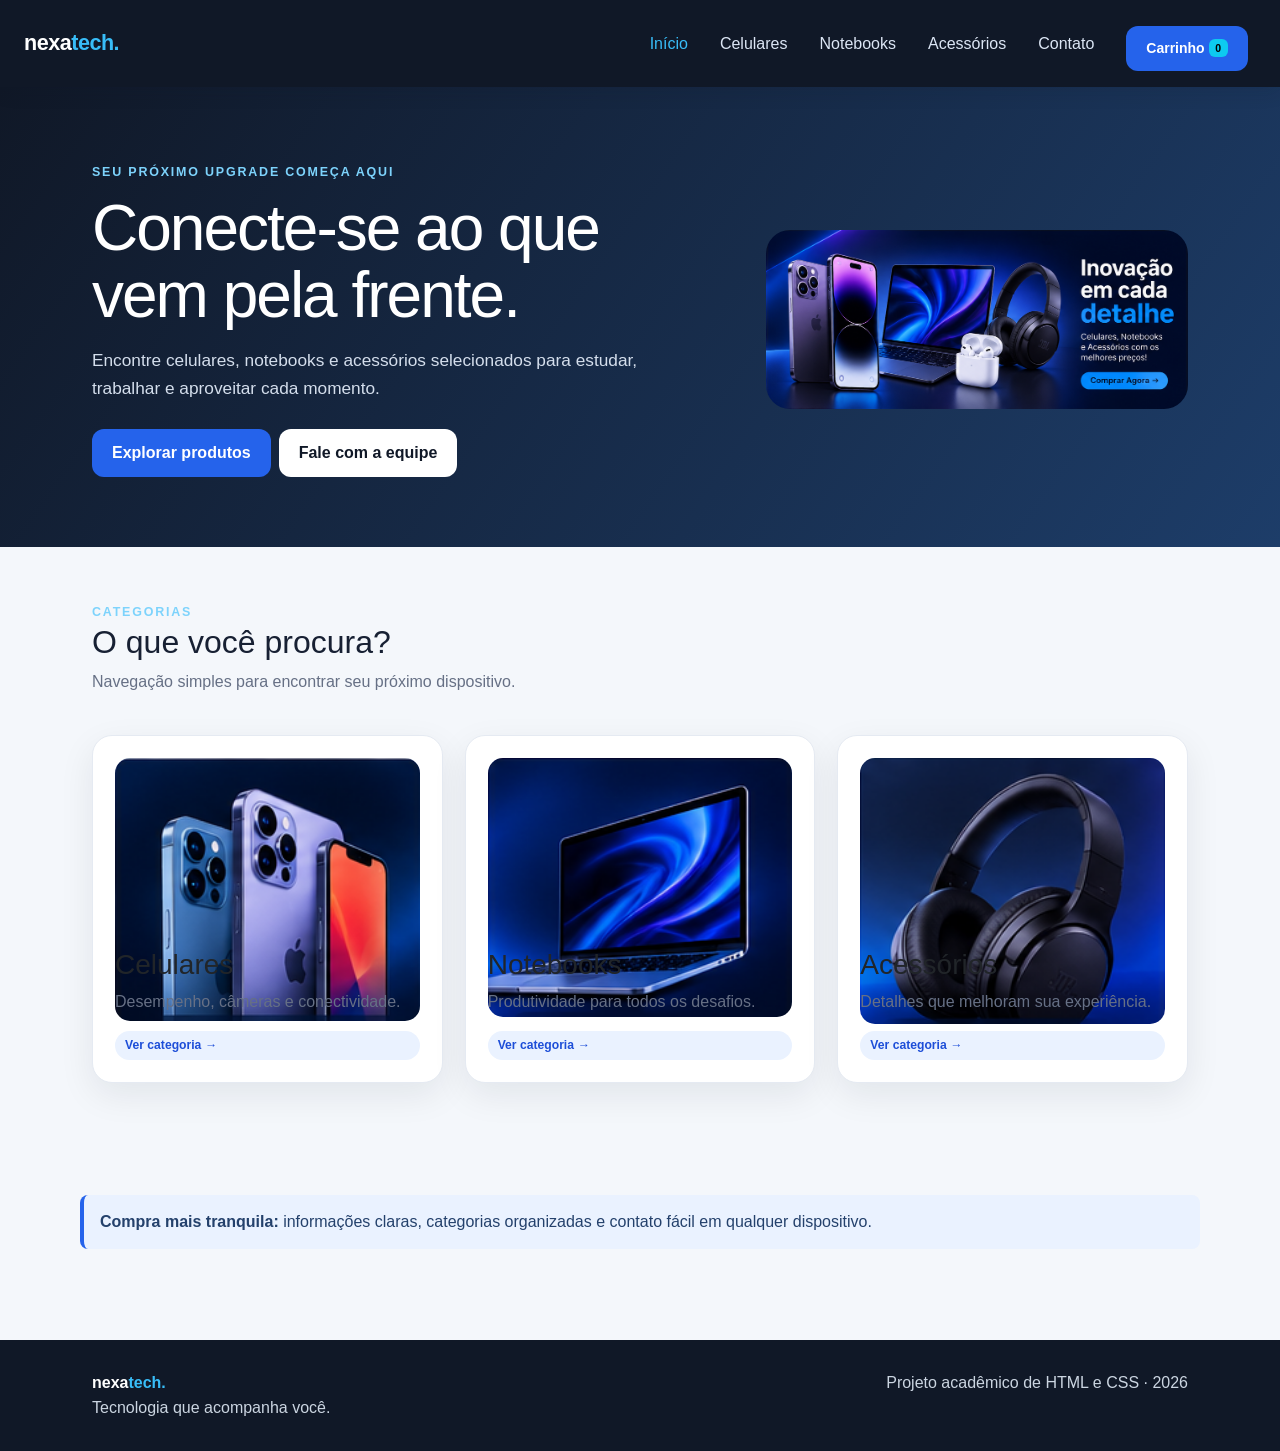
<file: index.html>
<!DOCTYPE html>
<html lang="pt-BR"><head><meta charset="UTF-8"><meta name="viewport" content="width=device-width, initial-scale=1.0">
<meta name="description" content="Nexa Tech: tecnologia para acompanhar você."><title>Início | Nexa Tech</title><link href="https://cdn.jsdelivr.net/npm/bootstrap@5.3.3/dist/css/bootstrap.min.css" rel="stylesheet" integrity="sha384-QWTKZyjpPEjISv5WaRU9OFeRpok6YctnYmDr5pNlyT2bRjXh0JMhjY6hW+ALEwIH" crossorigin="anonymous"><link rel="stylesheet" href="css/style.css"></head><body>
<a class="skip" href="#conteudo">Pular para o conteúdo</a>
<header><div class="container-fluid px-3 px-lg-4"><nav class="navbar navbar-expand-lg navbar-dark py-3" aria-label="Navegação principal"><a class="navbar-brand brand" href="index.html" aria-label="Nexa Tech - página inicial">nexa<span>tech.</span></a><button class="navbar-toggler" type="button" data-bs-toggle="collapse" data-bs-target="#menuNexa" aria-controls="menuNexa" aria-expanded="false" aria-label="Abrir menu"><span class="navbar-toggler-icon"></span></button><div class="collapse navbar-collapse" id="menuNexa"><ul class="navbar-nav ms-auto align-items-lg-center gap-lg-3"><li class="nav-item"><a class="nav-link" href="index.html" aria-current="page">Início</a></li><li class="nav-item"><a class="nav-link" href="celulares.html">Celulares</a></li><li class="nav-item"><a class="nav-link" href="notebooks.html">Notebooks</a></li><li class="nav-item"><a class="nav-link" href="acessorios.html">Acessórios</a></li><li class="nav-item"><a class="nav-link" href="contato.html">Contato</a></li><li class="nav-item"><button class="btn btn-sm btn-outline-info ms-lg-2" type="button" data-bs-toggle="offcanvas" data-bs-target="#carrinho" aria-controls="carrinho">Carrinho <span class="badge text-bg-info" id="cart-count">0</span></button></li></ul></div></nav></div></header>
<main id="conteudo"><section class="hero"><div class="container hero-grid"><div><div class="eyebrow">Seu próximo upgrade começa aqui</div><h1>Conecte-se ao que vem pela frente.</h1><p>Encontre celulares, notebooks e acessórios selecionados para estudar, trabalhar e aproveitar cada momento.</p><a class="btn" href="celulares.html">Explorar produtos</a><a class="btn secondary" href="contato.html">Fale com a equipe</a></div><div><img class="hero-photo" src="img/hero-produtos.png" alt="Smartphones, notebook e fones de ouvido em exposição"></div></div></section>
<section class="section"><div class="container"><div class="section-head"><div><div class="eyebrow">Categorias</div><h2>O que você procura?</h2><p class="muted">Navegação simples para encontrar seu próximo dispositivo.</p></div></div><div class="grid">
<a class="card" href="celulares.html"><div class="product-visual"><img src="img/celular.png" alt="Smartphones em exposição"></div><h3>Celulares</h3><p class="muted">Desempenho, câmeras e conectividade.</p><span class="tag">Ver categoria →</span></a>
<a class="card" href="notebooks.html"><div class="product-visual"><img src="img/notebook.png" alt="Notebook em exposição"></div><h3>Notebooks</h3><p class="muted">Produtividade para todos os desafios.</p><span class="tag">Ver categoria →</span></a>
<a class="card" href="acessorios.html"><div class="product-visual"><img src="img/headphone.png" alt="Fones de ouvido e acessórios"></div><h3>Acessórios</h3><p class="muted">Detalhes que melhoram sua experiência.</p><span class="tag">Ver categoria →</span></a>
</div></div></section><section class="section"><div class="container notice"><strong>Compra mais tranquila:</strong> informações claras, categorias organizadas e contato fácil em qualquer dispositivo.</div></section></main>
<div class="offcanvas offcanvas-end" tabindex="-1" id="carrinho" aria-labelledby="carrinhoLabel"><div class="offcanvas-header"><h2 class="offcanvas-title h5" id="carrinhoLabel">Seu carrinho</h2><button type="button" class="btn-close" data-bs-dismiss="offcanvas" aria-label="Fechar"></button></div><div class="offcanvas-body"><p id="cart-empty" class="muted">Seu carrinho está vazio.</p><ul id="cart-items" class="list-group mb-3" aria-live="polite"></ul><button class="btn btn-primary w-100" type="button" id="clear-cart">Limpar carrinho</button><p class="small text-muted mt-3">Protótipo acadêmico: os itens ficam salvos apenas neste navegador.</p></div></div><div class="toast-container position-fixed bottom-0 end-0 p-3"><div id="nexa-toast" class="toast" role="status" aria-live="polite" aria-atomic="true"><div class="toast-header"><strong class="me-auto">Nexa Tech</strong><button type="button" class="btn-close" data-bs-dismiss="toast" aria-label="Fechar"></button></div><div class="toast-body" id="toast-message">Produto adicionado.</div></div></div><footer><div class="container foot"><div><strong>nexa<span style="color:#38bdf8">tech.</span></strong><br>Tecnologia que acompanha você.</div><div>Projeto acadêmico de HTML e CSS · 2026</div></div></footer>
<script src="https://cdn.jsdelivr.net/npm/bootstrap@5.3.3/dist/js/bootstrap.bundle.min.js" integrity="sha384-YvpcrYf0tY3lHB60NNkmXc5s9fDVZLESaAA55NDzOxhy9GkcIdslK1eN7N6jIeHz" crossorigin="anonymous"></script><script src="js/app.js"></script></body></html>
</file>
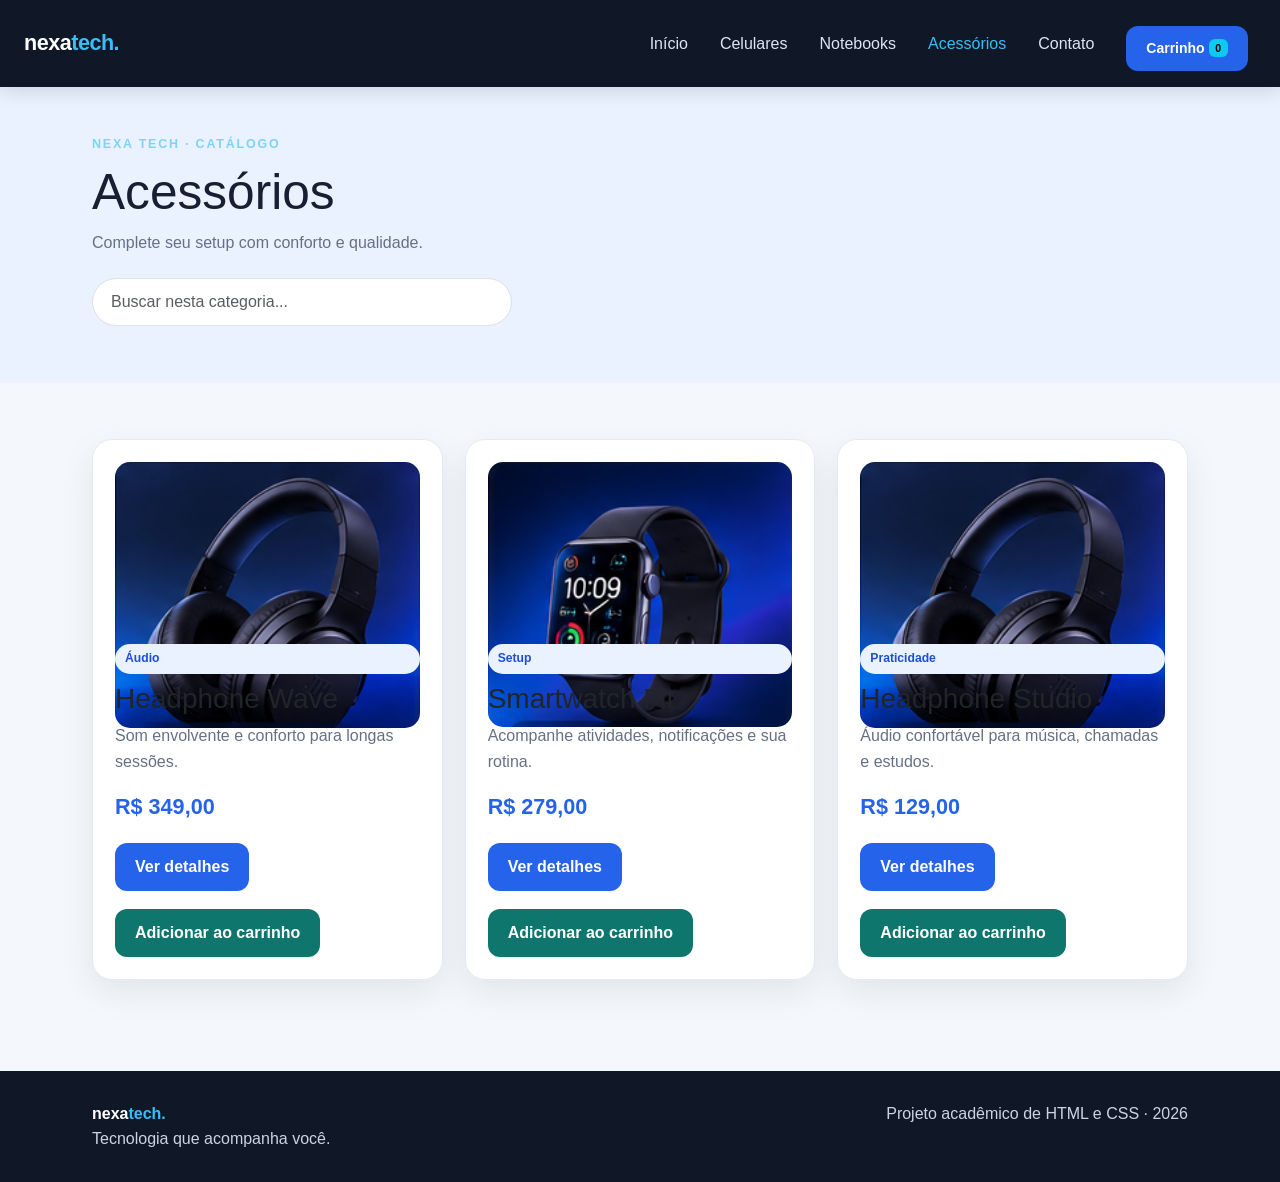
<file: acessorios.html>
<!DOCTYPE html>
<html lang="pt-BR"><head><meta charset="UTF-8"><meta name="viewport" content="width=device-width, initial-scale=1.0">
<meta name="description" content="Nexa Tech: tecnologia para acompanhar você."><title>Acessórios | Nexa Tech</title><link href="https://cdn.jsdelivr.net/npm/bootstrap@5.3.3/dist/css/bootstrap.min.css" rel="stylesheet" integrity="sha384-QWTKZyjpPEjISv5WaRU9OFeRpok6YctnYmDr5pNlyT2bRjXh0JMhjY6hW+ALEwIH" crossorigin="anonymous"><link rel="stylesheet" href="css/style.css"></head><body>
<a class="skip" href="#conteudo">Pular para o conteúdo</a>
<header><div class="container-fluid px-3 px-lg-4"><nav class="navbar navbar-expand-lg navbar-dark py-3" aria-label="Navegação principal"><a class="navbar-brand brand" href="index.html" aria-label="Nexa Tech - página inicial">nexa<span>tech.</span></a><button class="navbar-toggler" type="button" data-bs-toggle="collapse" data-bs-target="#menuNexa" aria-controls="menuNexa" aria-expanded="false" aria-label="Abrir menu"><span class="navbar-toggler-icon"></span></button><div class="collapse navbar-collapse" id="menuNexa"><ul class="navbar-nav ms-auto align-items-lg-center gap-lg-3"><li class="nav-item"><a class="nav-link" href="index.html">Início</a></li><li class="nav-item"><a class="nav-link" href="celulares.html">Celulares</a></li><li class="nav-item"><a class="nav-link" href="notebooks.html">Notebooks</a></li><li class="nav-item"><a class="nav-link" href="acessorios.html" aria-current="page">Acessórios</a></li><li class="nav-item"><a class="nav-link" href="contato.html">Contato</a></li><li class="nav-item"><button class="btn btn-sm btn-outline-info ms-lg-2" type="button" data-bs-toggle="offcanvas" data-bs-target="#carrinho" aria-controls="carrinho">Carrinho <span class="badge text-bg-info" id="cart-count">0</span></button></li></ul></div></nav></div></header>
<main id="conteudo"><section class="page-hero"><div class="container"><div class="eyebrow">Nexa Tech · Catálogo</div><h1>Acessórios</h1><p class="muted">Complete seu setup com conforto e qualidade.</p><div class="filters"><label class="visually-hidden" for="product-search">Buscar produtos</label><input class="form-control search-products" id="product-search" type="search" placeholder="Buscar nesta categoria..." aria-label="Buscar produtos nesta categoria"></div></div></section><section class="section"><div class="container"><div class="grid"><article class="card product-card"><div class="product-visual"><img src="img/headphone.png" alt="Fones de ouvido"></div><span class="tag">Áudio</span><h3>Headphone Wave</h3><p class="muted">Som envolvente e conforto para longas sessões.</p><div class="price">R$ 349,00</div><div class="d-flex flex-wrap gap-2 mt-2"><a class="btn" href="produto.html">Ver detalhes</a><button class="btn btn-cart" type="button" data-add-cart>Adicionar ao carrinho</button></div></article><article class="card product-card"><div class="product-visual"><img src="img/smartwatch.png" alt="Smartwatch"></div><span class="tag">Setup</span><h3>Smartwatch Fit</h3><p class="muted">Acompanhe atividades, notificações e sua rotina.</p><div class="price">R$ 279,00</div><div class="d-flex flex-wrap gap-2 mt-2"><a class="btn" href="produto.html">Ver detalhes</a><button class="btn btn-cart" type="button" data-add-cart>Adicionar ao carrinho</button></div></article><article class="card product-card"><div class="product-visual"><img src="img/headphone.png" alt="Acessórios de tecnologia"></div><span class="tag">Praticidade</span><h3>Headphone Studio</h3><p class="muted">Áudio confortável para música, chamadas e estudos.</p><div class="price">R$ 129,00</div><div class="d-flex flex-wrap gap-2 mt-2"><a class="btn" href="produto.html">Ver detalhes</a><button class="btn btn-cart" type="button" data-add-cart>Adicionar ao carrinho</button></div></article></div></div></section></main>
<div class="offcanvas offcanvas-end" tabindex="-1" id="carrinho" aria-labelledby="carrinhoLabel"><div class="offcanvas-header"><h2 class="offcanvas-title h5" id="carrinhoLabel">Seu carrinho</h2><button type="button" class="btn-close" data-bs-dismiss="offcanvas" aria-label="Fechar"></button></div><div class="offcanvas-body"><p id="cart-empty" class="muted">Seu carrinho está vazio.</p><ul id="cart-items" class="list-group mb-3" aria-live="polite"></ul><button class="btn btn-primary w-100" type="button" id="clear-cart">Limpar carrinho</button><p class="small text-muted mt-3">Protótipo acadêmico: os itens ficam salvos apenas neste navegador.</p></div></div><div class="toast-container position-fixed bottom-0 end-0 p-3"><div id="nexa-toast" class="toast" role="status" aria-live="polite" aria-atomic="true"><div class="toast-header"><strong class="me-auto">Nexa Tech</strong><button type="button" class="btn-close" data-bs-dismiss="toast" aria-label="Fechar"></button></div><div class="toast-body" id="toast-message">Produto adicionado.</div></div></div><footer><div class="container foot"><div><strong>nexa<span style="color:#38bdf8">tech.</span></strong><br>Tecnologia que acompanha você.</div><div>Projeto acadêmico de HTML e CSS · 2026</div></div></footer>
<script src="https://cdn.jsdelivr.net/npm/bootstrap@5.3.3/dist/js/bootstrap.bundle.min.js" integrity="sha384-YvpcrYf0tY3lHB60NNkmXc5s9fDVZLESaAA55NDzOxhy9GkcIdslK1eN7N6jIeHz" crossorigin="anonymous"></script><script src="js/app.js"></script></body></html>
</file>
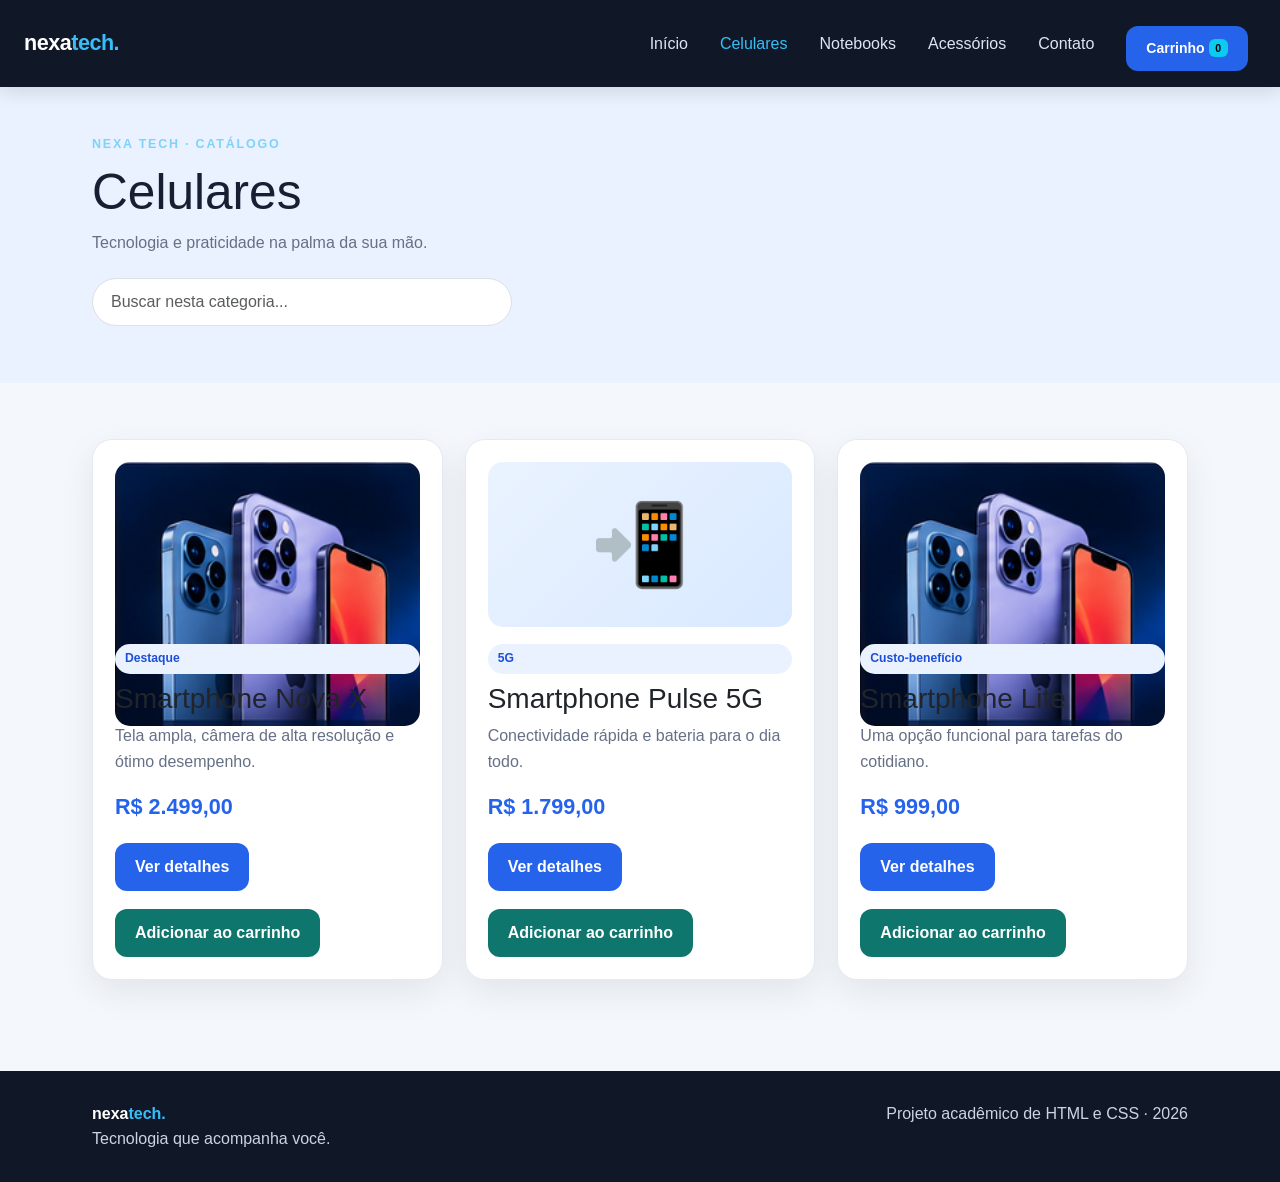
<file: celulares.html>
<!DOCTYPE html>
<html lang="pt-BR"><head><meta charset="UTF-8"><meta name="viewport" content="width=device-width, initial-scale=1.0">
<meta name="description" content="Nexa Tech: tecnologia para acompanhar você."><title>Celulares | Nexa Tech</title><link href="https://cdn.jsdelivr.net/npm/bootstrap@5.3.3/dist/css/bootstrap.min.css" rel="stylesheet" integrity="sha384-QWTKZyjpPEjISv5WaRU9OFeRpok6YctnYmDr5pNlyT2bRjXh0JMhjY6hW+ALEwIH" crossorigin="anonymous"><link rel="stylesheet" href="css/style.css"></head><body>
<a class="skip" href="#conteudo">Pular para o conteúdo</a>
<header><div class="container-fluid px-3 px-lg-4"><nav class="navbar navbar-expand-lg navbar-dark py-3" aria-label="Navegação principal"><a class="navbar-brand brand" href="index.html" aria-label="Nexa Tech - página inicial">nexa<span>tech.</span></a><button class="navbar-toggler" type="button" data-bs-toggle="collapse" data-bs-target="#menuNexa" aria-controls="menuNexa" aria-expanded="false" aria-label="Abrir menu"><span class="navbar-toggler-icon"></span></button><div class="collapse navbar-collapse" id="menuNexa"><ul class="navbar-nav ms-auto align-items-lg-center gap-lg-3"><li class="nav-item"><a class="nav-link" href="index.html">Início</a></li><li class="nav-item"><a class="nav-link" href="celulares.html" aria-current="page">Celulares</a></li><li class="nav-item"><a class="nav-link" href="notebooks.html">Notebooks</a></li><li class="nav-item"><a class="nav-link" href="acessorios.html">Acessórios</a></li><li class="nav-item"><a class="nav-link" href="contato.html">Contato</a></li><li class="nav-item"><button class="btn btn-sm btn-outline-info ms-lg-2" type="button" data-bs-toggle="offcanvas" data-bs-target="#carrinho" aria-controls="carrinho">Carrinho <span class="badge text-bg-info" id="cart-count">0</span></button></li></ul></div></nav></div></header>
<main id="conteudo"><section class="page-hero"><div class="container"><div class="eyebrow">Nexa Tech · Catálogo</div><h1>Celulares</h1><p class="muted">Tecnologia e praticidade na palma da sua mão.</p><div class="filters"><label class="visually-hidden" for="product-search">Buscar produtos</label><input class="form-control search-products" id="product-search" type="search" placeholder="Buscar nesta categoria..." aria-label="Buscar produtos nesta categoria"></div></div></section><section class="section"><div class="container"><div class="grid"><article class="card product-card"><div class="product-visual"><img src="img/celular.png" alt="Smartphones"></div><span class="tag">Destaque</span><h3>Smartphone Nova X</h3><p class="muted">Tela ampla, câmera de alta resolução e ótimo desempenho.</p><div class="price">R$ 2.499,00</div><div class="d-flex flex-wrap gap-2 mt-2"><a class="btn" href="produto.html">Ver detalhes</a><button class="btn btn-cart" type="button" data-add-cart>Adicionar ao carrinho</button></div></article><article class="card product-card"><div class="product-visual" aria-hidden="true">📲</div><span class="tag">5G</span><h3>Smartphone Pulse 5G</h3><p class="muted">Conectividade rápida e bateria para o dia todo.</p><div class="price">R$ 1.799,00</div><div class="d-flex flex-wrap gap-2 mt-2"><a class="btn" href="produto.html">Ver detalhes</a><button class="btn btn-cart" type="button" data-add-cart>Adicionar ao carrinho</button></div></article><article class="card product-card"><div class="product-visual"><img src="img/celular.png" alt="Smartphones"></div><span class="tag">Custo-benefício</span><h3>Smartphone Lite</h3><p class="muted">Uma opção funcional para tarefas do cotidiano.</p><div class="price">R$ 999,00</div><div class="d-flex flex-wrap gap-2 mt-2"><a class="btn" href="produto.html">Ver detalhes</a><button class="btn btn-cart" type="button" data-add-cart>Adicionar ao carrinho</button></div></article></div></div></section></main>
<div class="offcanvas offcanvas-end" tabindex="-1" id="carrinho" aria-labelledby="carrinhoLabel"><div class="offcanvas-header"><h2 class="offcanvas-title h5" id="carrinhoLabel">Seu carrinho</h2><button type="button" class="btn-close" data-bs-dismiss="offcanvas" aria-label="Fechar"></button></div><div class="offcanvas-body"><p id="cart-empty" class="muted">Seu carrinho está vazio.</p><ul id="cart-items" class="list-group mb-3" aria-live="polite"></ul><button class="btn btn-primary w-100" type="button" id="clear-cart">Limpar carrinho</button><p class="small text-muted mt-3">Protótipo acadêmico: os itens ficam salvos apenas neste navegador.</p></div></div><div class="toast-container position-fixed bottom-0 end-0 p-3"><div id="nexa-toast" class="toast" role="status" aria-live="polite" aria-atomic="true"><div class="toast-header"><strong class="me-auto">Nexa Tech</strong><button type="button" class="btn-close" data-bs-dismiss="toast" aria-label="Fechar"></button></div><div class="toast-body" id="toast-message">Produto adicionado.</div></div></div><footer><div class="container foot"><div><strong>nexa<span style="color:#38bdf8">tech.</span></strong><br>Tecnologia que acompanha você.</div><div>Projeto acadêmico de HTML e CSS · 2026</div></div></footer>
<script src="https://cdn.jsdelivr.net/npm/bootstrap@5.3.3/dist/js/bootstrap.bundle.min.js" integrity="sha384-YvpcrYf0tY3lHB60NNkmXc5s9fDVZLESaAA55NDzOxhy9GkcIdslK1eN7N6jIeHz" crossorigin="anonymous"></script><script src="js/app.js"></script></body></html>
</file>
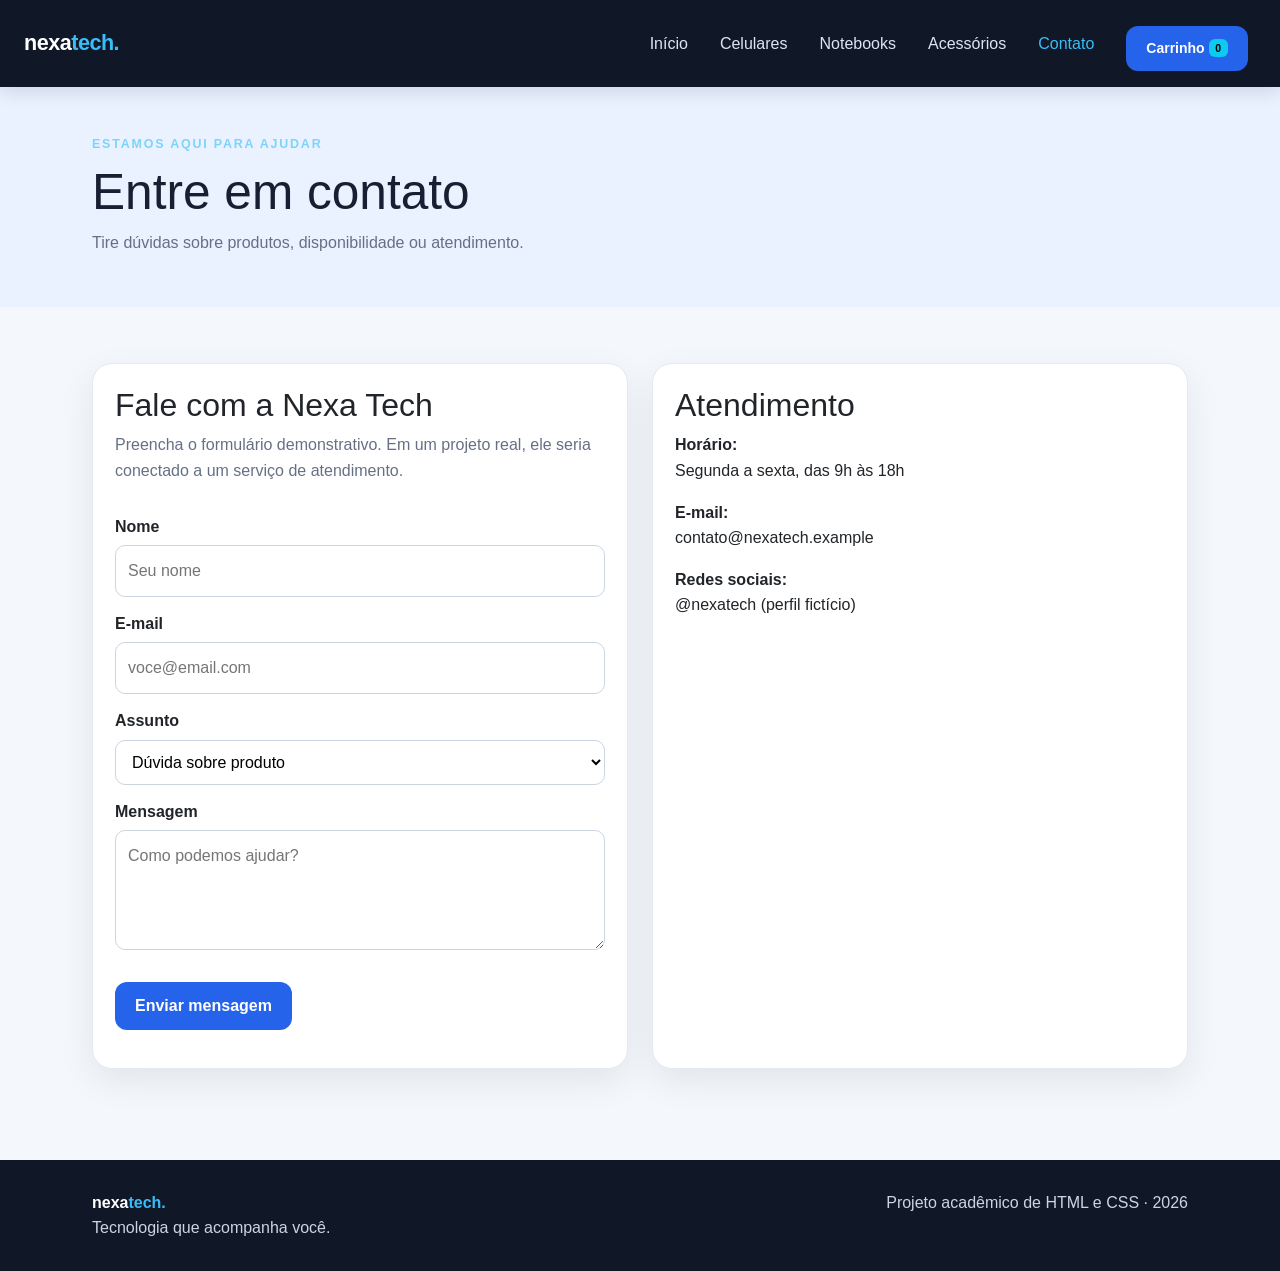
<file: contato.html>
<!DOCTYPE html>
<html lang="pt-BR"><head><meta charset="UTF-8"><meta name="viewport" content="width=device-width, initial-scale=1.0">
<meta name="description" content="Nexa Tech: tecnologia para acompanhar você."><title>Contato | Nexa Tech</title><link href="https://cdn.jsdelivr.net/npm/bootstrap@5.3.3/dist/css/bootstrap.min.css" rel="stylesheet" integrity="sha384-QWTKZyjpPEjISv5WaRU9OFeRpok6YctnYmDr5pNlyT2bRjXh0JMhjY6hW+ALEwIH" crossorigin="anonymous"><link rel="stylesheet" href="css/style.css"></head><body>
<a class="skip" href="#conteudo">Pular para o conteúdo</a>
<header><div class="container-fluid px-3 px-lg-4"><nav class="navbar navbar-expand-lg navbar-dark py-3" aria-label="Navegação principal"><a class="navbar-brand brand" href="index.html" aria-label="Nexa Tech - página inicial">nexa<span>tech.</span></a><button class="navbar-toggler" type="button" data-bs-toggle="collapse" data-bs-target="#menuNexa" aria-controls="menuNexa" aria-expanded="false" aria-label="Abrir menu"><span class="navbar-toggler-icon"></span></button><div class="collapse navbar-collapse" id="menuNexa"><ul class="navbar-nav ms-auto align-items-lg-center gap-lg-3"><li class="nav-item"><a class="nav-link" href="index.html">Início</a></li><li class="nav-item"><a class="nav-link" href="celulares.html">Celulares</a></li><li class="nav-item"><a class="nav-link" href="notebooks.html">Notebooks</a></li><li class="nav-item"><a class="nav-link" href="acessorios.html">Acessórios</a></li><li class="nav-item"><a class="nav-link" href="contato.html" aria-current="page">Contato</a></li><li class="nav-item"><button class="btn btn-sm btn-outline-info ms-lg-2" type="button" data-bs-toggle="offcanvas" data-bs-target="#carrinho" aria-controls="carrinho">Carrinho <span class="badge text-bg-info" id="cart-count">0</span></button></li></ul></div></nav></div></header>
<main id="conteudo"><section class="page-hero"><div class="container"><div class="eyebrow">Estamos aqui para ajudar</div><h1>Entre em contato</h1><p class="muted">Tire dúvidas sobre produtos, disponibilidade ou atendimento.</p></div></section><section class="section"><div class="container contact-grid"><div class="card"><h2>Fale com a Nexa Tech</h2><p class="muted">Preencha o formulário demonstrativo. Em um projeto real, ele seria conectado a um serviço de atendimento.</p><form id="contact-form" novalidate><div class="field"><label for="nome">Nome</label><input id="nome" name="nome" type="text" placeholder="Seu nome" required></div><div class="field"><label for="email">E-mail</label><input id="email" name="email" type="email" placeholder="voce@email.com" required></div><div class="field"><label for="assunto">Assunto</label><select id="assunto" name="assunto"><option>Dúvida sobre produto</option><option>Suporte</option><option>Outro assunto</option></select></div><div class="field"><label for="mensagem">Mensagem</label><textarea id="mensagem" name="mensagem" placeholder="Como podemos ajudar?" required></textarea></div><button class="btn" type="submit">Enviar mensagem</button><p class="small text-muted mt-2" id="form-feedback" role="status" aria-live="polite"></p></form></div><aside class="card"><h2>Atendimento</h2><p><strong>Horário:</strong><br>Segunda a sexta, das 9h às 18h</p><p><strong>E-mail:</strong><br>contato@nexatech.example</p><p><strong>Redes sociais:</strong><br>@nexatech (perfil fictício)</p></aside></div></section></main>
<div class="offcanvas offcanvas-end" tabindex="-1" id="carrinho" aria-labelledby="carrinhoLabel"><div class="offcanvas-header"><h2 class="offcanvas-title h5" id="carrinhoLabel">Seu carrinho</h2><button type="button" class="btn-close" data-bs-dismiss="offcanvas" aria-label="Fechar"></button></div><div class="offcanvas-body"><p id="cart-empty" class="muted">Seu carrinho está vazio.</p><ul id="cart-items" class="list-group mb-3" aria-live="polite"></ul><button class="btn btn-primary w-100" type="button" id="clear-cart">Limpar carrinho</button><p class="small text-muted mt-3">Protótipo acadêmico: os itens ficam salvos apenas neste navegador.</p></div></div><div class="toast-container position-fixed bottom-0 end-0 p-3"><div id="nexa-toast" class="toast" role="status" aria-live="polite" aria-atomic="true"><div class="toast-header"><strong class="me-auto">Nexa Tech</strong><button type="button" class="btn-close" data-bs-dismiss="toast" aria-label="Fechar"></button></div><div class="toast-body" id="toast-message">Produto adicionado.</div></div></div><footer><div class="container foot"><div><strong>nexa<span style="color:#38bdf8">tech.</span></strong><br>Tecnologia que acompanha você.</div><div>Projeto acadêmico de HTML e CSS · 2026</div></div></footer>
<script src="https://cdn.jsdelivr.net/npm/bootstrap@5.3.3/dist/js/bootstrap.bundle.min.js" integrity="sha384-YvpcrYf0tY3lHB60NNkmXc5s9fDVZLESaAA55NDzOxhy9GkcIdslK1eN7N6jIeHz" crossorigin="anonymous"></script><script src="js/app.js"></script></body></html>
</file>
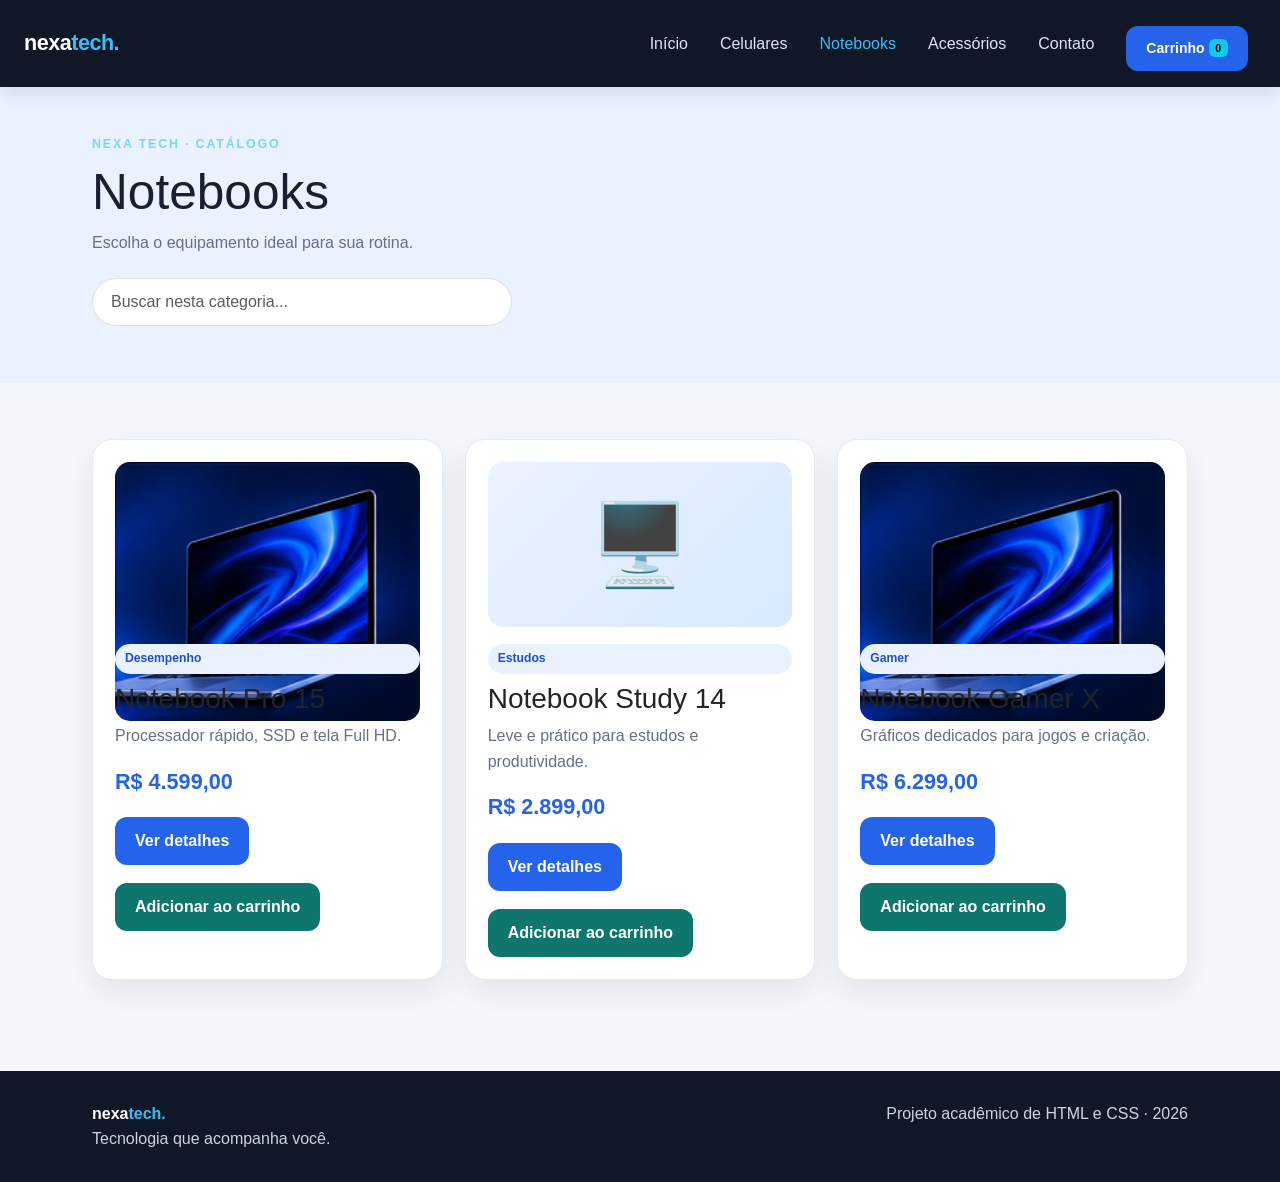
<file: notebooks.html>
<!DOCTYPE html>
<html lang="pt-BR"><head><meta charset="UTF-8"><meta name="viewport" content="width=device-width, initial-scale=1.0">
<meta name="description" content="Nexa Tech: tecnologia para acompanhar você."><title>Notebooks | Nexa Tech</title><link href="https://cdn.jsdelivr.net/npm/bootstrap@5.3.3/dist/css/bootstrap.min.css" rel="stylesheet" integrity="sha384-QWTKZyjpPEjISv5WaRU9OFeRpok6YctnYmDr5pNlyT2bRjXh0JMhjY6hW+ALEwIH" crossorigin="anonymous"><link rel="stylesheet" href="css/style.css"></head><body>
<a class="skip" href="#conteudo">Pular para o conteúdo</a>
<header><div class="container-fluid px-3 px-lg-4"><nav class="navbar navbar-expand-lg navbar-dark py-3" aria-label="Navegação principal"><a class="navbar-brand brand" href="index.html" aria-label="Nexa Tech - página inicial">nexa<span>tech.</span></a><button class="navbar-toggler" type="button" data-bs-toggle="collapse" data-bs-target="#menuNexa" aria-controls="menuNexa" aria-expanded="false" aria-label="Abrir menu"><span class="navbar-toggler-icon"></span></button><div class="collapse navbar-collapse" id="menuNexa"><ul class="navbar-nav ms-auto align-items-lg-center gap-lg-3"><li class="nav-item"><a class="nav-link" href="index.html">Início</a></li><li class="nav-item"><a class="nav-link" href="celulares.html">Celulares</a></li><li class="nav-item"><a class="nav-link" href="notebooks.html" aria-current="page">Notebooks</a></li><li class="nav-item"><a class="nav-link" href="acessorios.html">Acessórios</a></li><li class="nav-item"><a class="nav-link" href="contato.html">Contato</a></li><li class="nav-item"><button class="btn btn-sm btn-outline-info ms-lg-2" type="button" data-bs-toggle="offcanvas" data-bs-target="#carrinho" aria-controls="carrinho">Carrinho <span class="badge text-bg-info" id="cart-count">0</span></button></li></ul></div></nav></div></header>
<main id="conteudo"><section class="page-hero"><div class="container"><div class="eyebrow">Nexa Tech · Catálogo</div><h1>Notebooks</h1><p class="muted">Escolha o equipamento ideal para sua rotina.</p><div class="filters"><label class="visually-hidden" for="product-search">Buscar produtos</label><input class="form-control search-products" id="product-search" type="search" placeholder="Buscar nesta categoria..." aria-label="Buscar produtos nesta categoria"></div></div></section><section class="section"><div class="container"><div class="grid"><article class="card product-card"><div class="product-visual"><img src="img/notebook.png" alt="Notebook"></div><span class="tag">Desempenho</span><h3>Notebook Pro 15</h3><p class="muted">Processador rápido, SSD e tela Full HD.</p><div class="price">R$ 4.599,00</div><div class="d-flex flex-wrap gap-2 mt-2"><a class="btn" href="produto.html">Ver detalhes</a><button class="btn btn-cart" type="button" data-add-cart>Adicionar ao carrinho</button></div></article><article class="card product-card"><div class="product-visual" aria-hidden="true">🖥️</div><span class="tag">Estudos</span><h3>Notebook Study 14</h3><p class="muted">Leve e prático para estudos e produtividade.</p><div class="price">R$ 2.899,00</div><div class="d-flex flex-wrap gap-2 mt-2"><a class="btn" href="produto.html">Ver detalhes</a><button class="btn btn-cart" type="button" data-add-cart>Adicionar ao carrinho</button></div></article><article class="card product-card"><div class="product-visual"><img src="img/notebook.png" alt="Notebook"></div><span class="tag">Gamer</span><h3>Notebook Gamer X</h3><p class="muted">Gráficos dedicados para jogos e criação.</p><div class="price">R$ 6.299,00</div><div class="d-flex flex-wrap gap-2 mt-2"><a class="btn" href="produto.html">Ver detalhes</a><button class="btn btn-cart" type="button" data-add-cart>Adicionar ao carrinho</button></div></article></div></div></section></main>
<div class="offcanvas offcanvas-end" tabindex="-1" id="carrinho" aria-labelledby="carrinhoLabel"><div class="offcanvas-header"><h2 class="offcanvas-title h5" id="carrinhoLabel">Seu carrinho</h2><button type="button" class="btn-close" data-bs-dismiss="offcanvas" aria-label="Fechar"></button></div><div class="offcanvas-body"><p id="cart-empty" class="muted">Seu carrinho está vazio.</p><ul id="cart-items" class="list-group mb-3" aria-live="polite"></ul><button class="btn btn-primary w-100" type="button" id="clear-cart">Limpar carrinho</button><p class="small text-muted mt-3">Protótipo acadêmico: os itens ficam salvos apenas neste navegador.</p></div></div><div class="toast-container position-fixed bottom-0 end-0 p-3"><div id="nexa-toast" class="toast" role="status" aria-live="polite" aria-atomic="true"><div class="toast-header"><strong class="me-auto">Nexa Tech</strong><button type="button" class="btn-close" data-bs-dismiss="toast" aria-label="Fechar"></button></div><div class="toast-body" id="toast-message">Produto adicionado.</div></div></div><footer><div class="container foot"><div><strong>nexa<span style="color:#38bdf8">tech.</span></strong><br>Tecnologia que acompanha você.</div><div>Projeto acadêmico de HTML e CSS · 2026</div></div></footer>
<script src="https://cdn.jsdelivr.net/npm/bootstrap@5.3.3/dist/js/bootstrap.bundle.min.js" integrity="sha384-YvpcrYf0tY3lHB60NNkmXc5s9fDVZLESaAA55NDzOxhy9GkcIdslK1eN7N6jIeHz" crossorigin="anonymous"></script><script src="js/app.js"></script></body></html>
</file>
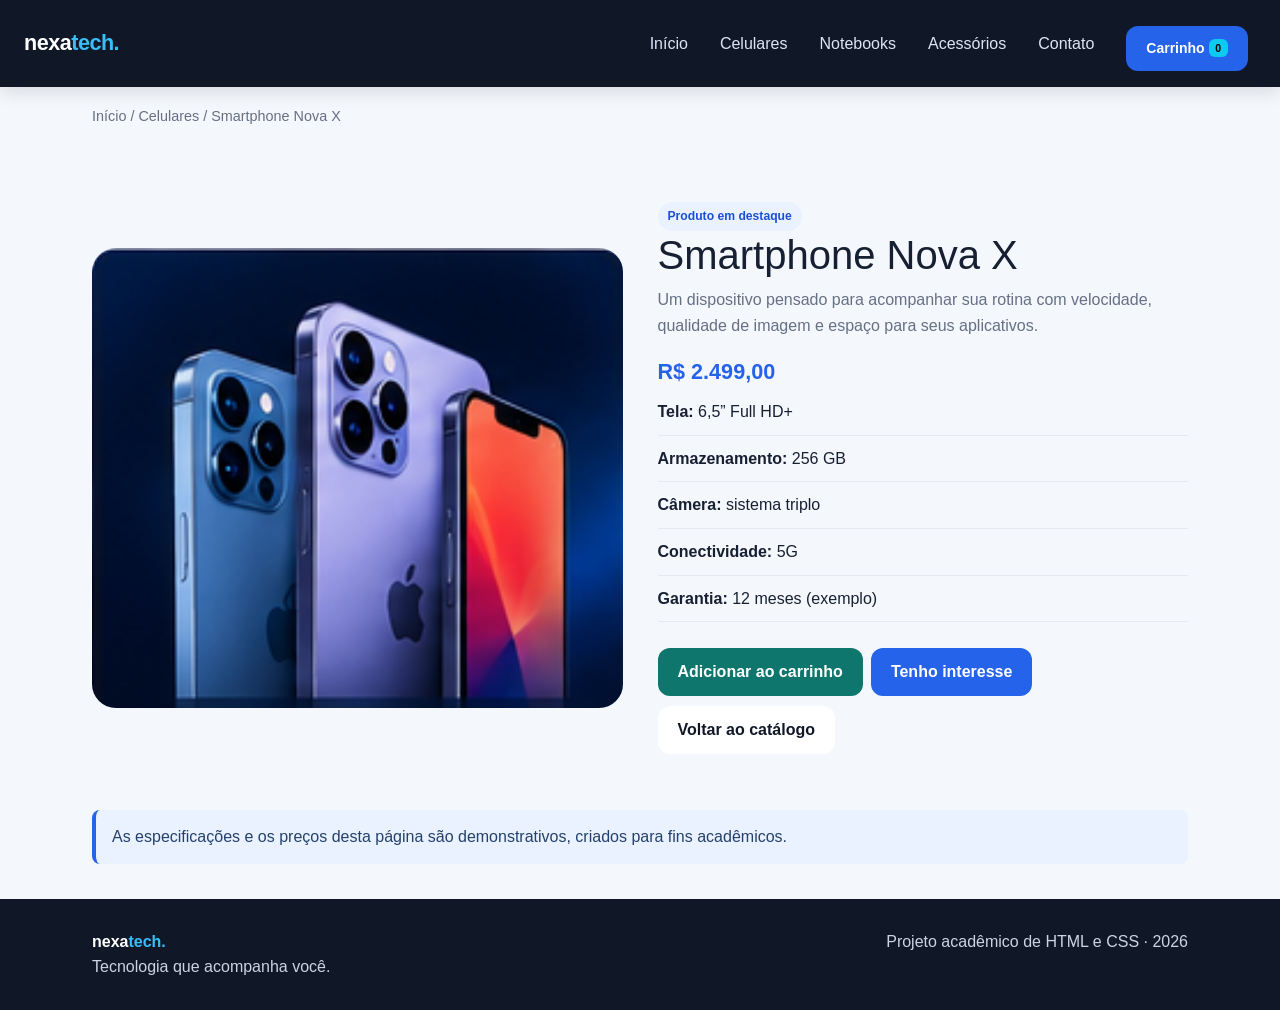
<file: produto.html>
<!DOCTYPE html>
<html lang="pt-BR"><head><meta charset="UTF-8"><meta name="viewport" content="width=device-width, initial-scale=1.0">
<meta name="description" content="Nexa Tech: tecnologia para acompanhar você."><title>Detalhes do produto | Nexa Tech</title><link href="https://cdn.jsdelivr.net/npm/bootstrap@5.3.3/dist/css/bootstrap.min.css" rel="stylesheet" integrity="sha384-QWTKZyjpPEjISv5WaRU9OFeRpok6YctnYmDr5pNlyT2bRjXh0JMhjY6hW+ALEwIH" crossorigin="anonymous"><link rel="stylesheet" href="css/style.css"></head><body>
<a class="skip" href="#conteudo">Pular para o conteúdo</a>
<header><div class="container-fluid px-3 px-lg-4"><nav class="navbar navbar-expand-lg navbar-dark py-3" aria-label="Navegação principal"><a class="navbar-brand brand" href="index.html" aria-label="Nexa Tech - página inicial">nexa<span>tech.</span></a><button class="navbar-toggler" type="button" data-bs-toggle="collapse" data-bs-target="#menuNexa" aria-controls="menuNexa" aria-expanded="false" aria-label="Abrir menu"><span class="navbar-toggler-icon"></span></button><div class="collapse navbar-collapse" id="menuNexa"><ul class="navbar-nav ms-auto align-items-lg-center gap-lg-3"><li class="nav-item"><a class="nav-link" href="index.html">Início</a></li><li class="nav-item"><a class="nav-link" href="celulares.html">Celulares</a></li><li class="nav-item"><a class="nav-link" href="notebooks.html">Notebooks</a></li><li class="nav-item"><a class="nav-link" href="acessorios.html">Acessórios</a></li><li class="nav-item"><a class="nav-link" href="contato.html">Contato</a></li><li class="nav-item"><button class="btn btn-sm btn-outline-info ms-lg-2" type="button" data-bs-toggle="offcanvas" data-bs-target="#carrinho" aria-controls="carrinho">Carrinho <span class="badge text-bg-info" id="cart-count">0</span></button></li></ul></div></nav></div></header>
<main id="conteudo"><div class="container"><div class="breadcrumbs"><a href="index.html">Início</a> / <a href="celulares.html">Celulares</a> / Smartphone Nova X</div><section class="section feature"><div class="feature-art"><img src="img/celular.png" alt="Smartphone em destaque" style="width:100%;height:100%;object-fit:cover;border-radius:24px"></div><div><span class="tag">Produto em destaque</span><h1>Smartphone Nova X</h1><p class="muted">Um dispositivo pensado para acompanhar sua rotina com velocidade, qualidade de imagem e espaço para seus aplicativos.</p><div class="price">R$ 2.499,00</div><ul class="specs"><li><strong>Tela:</strong> 6,5” Full HD+</li><li><strong>Armazenamento:</strong> 256 GB</li><li><strong>Câmera:</strong> sistema triplo</li><li><strong>Conectividade:</strong> 5G</li><li><strong>Garantia:</strong> 12 meses (exemplo)</li></ul><button class="btn btn-cart" type="button" data-add-cart>Adicionar ao carrinho</button><a class="btn" href="contato.html">Tenho interesse</a><a class="btn secondary" href="celulares.html">Voltar ao catálogo</a></div></section><div class="notice">As especificações e os preços desta página são demonstrativos, criados para fins acadêmicos.</div></div></main>
<div class="offcanvas offcanvas-end" tabindex="-1" id="carrinho" aria-labelledby="carrinhoLabel"><div class="offcanvas-header"><h2 class="offcanvas-title h5" id="carrinhoLabel">Seu carrinho</h2><button type="button" class="btn-close" data-bs-dismiss="offcanvas" aria-label="Fechar"></button></div><div class="offcanvas-body"><p id="cart-empty" class="muted">Seu carrinho está vazio.</p><ul id="cart-items" class="list-group mb-3" aria-live="polite"></ul><button class="btn btn-primary w-100" type="button" id="clear-cart">Limpar carrinho</button><p class="small text-muted mt-3">Protótipo acadêmico: os itens ficam salvos apenas neste navegador.</p></div></div><div class="toast-container position-fixed bottom-0 end-0 p-3"><div id="nexa-toast" class="toast" role="status" aria-live="polite" aria-atomic="true"><div class="toast-header"><strong class="me-auto">Nexa Tech</strong><button type="button" class="btn-close" data-bs-dismiss="toast" aria-label="Fechar"></button></div><div class="toast-body" id="toast-message">Produto adicionado.</div></div></div><footer><div class="container foot"><div><strong>nexa<span style="color:#38bdf8">tech.</span></strong><br>Tecnologia que acompanha você.</div><div>Projeto acadêmico de HTML e CSS · 2026</div></div></footer>
<script src="https://cdn.jsdelivr.net/npm/bootstrap@5.3.3/dist/js/bootstrap.bundle.min.js" integrity="sha384-YvpcrYf0tY3lHB60NNkmXc5s9fDVZLESaAA55NDzOxhy9GkcIdslK1eN7N6jIeHz" crossorigin="anonymous"></script><script src="js/app.js"></script></body></html>
</file>
<file: css/style.css>
:root{--navy:#101827;--blue:#2563eb;--cyan:#38bdf8;--ink:#172033;--muted:#667085;--bg:#f4f7fb;--white:#fff;--line:#e5eaf2;--radius:20px;--shadow:0 12px 35px rgba(16,24,39,.08)}
*{box-sizing:border-box}html{scroll-behavior:smooth}body{margin:0;font-family:Arial,Helvetica,sans-serif;color:var(--ink);background:var(--bg);line-height:1.6}a{color:inherit;text-decoration:none}a:focus-visible,button:focus-visible{outline:3px solid var(--cyan);outline-offset:3px}.skip{position:absolute;left:-9999px;top:8px;background:#fff;padding:10px;z-index:10}.skip:focus{left:8px}
header{background:var(--navy);color:#fff;position:sticky;top:0;z-index:5;box-shadow:0 4px 18px #10182722}.nav{max-width:1160px;margin:auto;padding:15px 22px;display:flex;align-items:center;justify-content:space-between;gap:20px}.brand{font-size:1.35rem;font-weight:800;letter-spacing:-.5px}.brand span{color:var(--cyan)}nav{display:flex;gap:20px;flex-wrap:wrap}nav a{font-size:.93rem;color:#dce6f5}nav a:hover,nav a[aria-current=page]{color:var(--cyan)}
.container{width:min(1120px,calc(100% - 40px));margin:auto}.hero{background:linear-gradient(125deg,#101827,#1d3d69);color:white;padding:76px 0 70px;overflow:hidden}.hero-grid{display:grid;grid-template-columns:1.2fr .8fr;gap:40px;align-items:center}.eyebrow{color:#7dd3fc;font-weight:700;text-transform:uppercase;letter-spacing:1.8px;font-size:.78rem}.hero h1{font-size:clamp(2.3rem,5vw,4.4rem);line-height:1.05;letter-spacing:-2px;margin:12px 0 18px}.hero p{color:#d4deec;max-width:560px;font-size:1.08rem}.hero-art{min-height:250px;border-radius:30px;background:radial-gradient(circle at 50% 45%,#60a5fa,#2563eb 42%,#162e54 72%);display:grid;place-items:center;font-size:8rem;box-shadow:inset 0 0 50px #ffffff22}.btn{display:inline-block;padding:12px 20px;border-radius:12px;background:var(--blue);color:white;font-weight:700;margin:10px 8px 0 0;border:0;cursor:pointer}.btn.secondary{background:white;color:var(--navy)}.section{padding:56px 0}.section-head{display:flex;align-items:end;justify-content:space-between;gap:20px;margin-bottom:24px}.section h2{font-size:2rem;line-height:1.2;margin:0 0 8px}.muted{color:var(--muted)}.grid{display:grid;grid-template-columns:repeat(3,1fr);gap:22px}.card{background:white;border:1px solid var(--line);border-radius:var(--radius);padding:22px;box-shadow:var(--shadow)}.product-visual{height:165px;border-radius:15px;background:linear-gradient(135deg,#eaf3ff,#d9e9ff);display:grid;place-items:center;font-size:5rem;margin-bottom:17px}.card h3{margin:8px 0}.price{font-size:1.35rem;font-weight:800;color:var(--blue)}.tag{display:inline-block;background:#eaf2ff;color:#1d4ed8;border-radius:50px;padding:5px 10px;font-size:.76rem;font-weight:700}.page-hero{padding:48px 0 35px;background:#eaf2ff}.page-hero h1{font-size:clamp(2rem,4vw,3.1rem);margin:8px 0}.filters{display:flex;gap:10px;flex-wrap:wrap;margin:22px 0}.filters span{background:#fff;border:1px solid var(--line);padding:8px 14px;border-radius:30px;color:#475467;font-size:.9rem}.feature{display:grid;grid-template-columns:1fr 1fr;gap:35px;align-items:center}.feature-art{min-height:340px;background:linear-gradient(135deg,#dbeafe,#bfdbfe);border-radius:24px;display:grid;place-items:center;font-size:10rem}.specs{padding:0;list-style:none}.specs li{padding:10px 0;border-bottom:1px solid var(--line)}.contact-grid{display:grid;grid-template-columns:1fr 1fr;gap:24px}.field{margin:14px 0}.field label{display:block;font-weight:700;margin-bottom:6px}.field input,.field textarea,.field select{width:100%;padding:12px;border:1px solid #cbd5e1;border-radius:10px;font:inherit;background:#fff}.field textarea{min-height:120px}footer{background:var(--navy);color:#cbd5e1;padding:30px 0;margin-top:35px}footer .foot{display:flex;justify-content:space-between;gap:20px;flex-wrap:wrap}footer strong{color:white}.notice{padding:14px 16px;border-left:4px solid var(--blue);background:#eaf2ff;border-radius:8px;color:#24416c}.breadcrumbs{font-size:.9rem;color:var(--muted);padding:18px 0}
@media(max-width:760px){.nav{align-items:flex-start;flex-direction:column}nav{gap:12px}.hero-grid,.feature,.contact-grid{grid-template-columns:1fr}.hero{padding:50px 0}.hero-art{min-height:190px;font-size:6rem}.grid{grid-template-columns:repeat(2,1fr)}.section{padding:40px 0}}
@media(max-width:500px){.container{width:min(100% - 28px,1120px)}.grid{grid-template-columns:1fr}.section-head{align-items:flex-start;flex-direction:column}.hero h1{letter-spacing:-1px}.product-visual{height:145px}}
.product-visual img{width:100%;height:100%;object-fit:cover;border-radius:15px;display:block}
.hero-photo{width:100%;height:100%;max-height:320px;object-fit:cover;border-radius:24px;display:block}

/* Integração Bootstrap 5 + ajustes visuais Nexa Tech */
.navbar .navbar-nav .nav-link{color:#dce6f5}.navbar .navbar-nav .nav-link:hover,.navbar .navbar-nav .nav-link[aria-current=page]{color:var(--cyan)}
.navbar-brand{font-size:1.35rem!important}.navbar-toggler{border-color:#7dd3fc}.btn-cart{background:#0f766e;color:#fff}.btn-cart:hover{background:#115e59;color:#fff}
.search-products{max-width:420px;border-radius:30px;padding:11px 18px}.product-card[hidden]{display:none!important}
.offcanvas{color:var(--ink)}.offcanvas .list-group-item{font-size:.95rem}.toast{background:#fff;color:var(--ink)}
.form-control:focus{border-color:#38bdf8;box-shadow:0 0 0 .2rem #38bdf844}
@media(max-width:991px){.navbar-collapse{padding-top:12px}.navbar-nav{align-items:flex-start!important}.navbar-nav .btn{margin:8px 0}}
</file>
